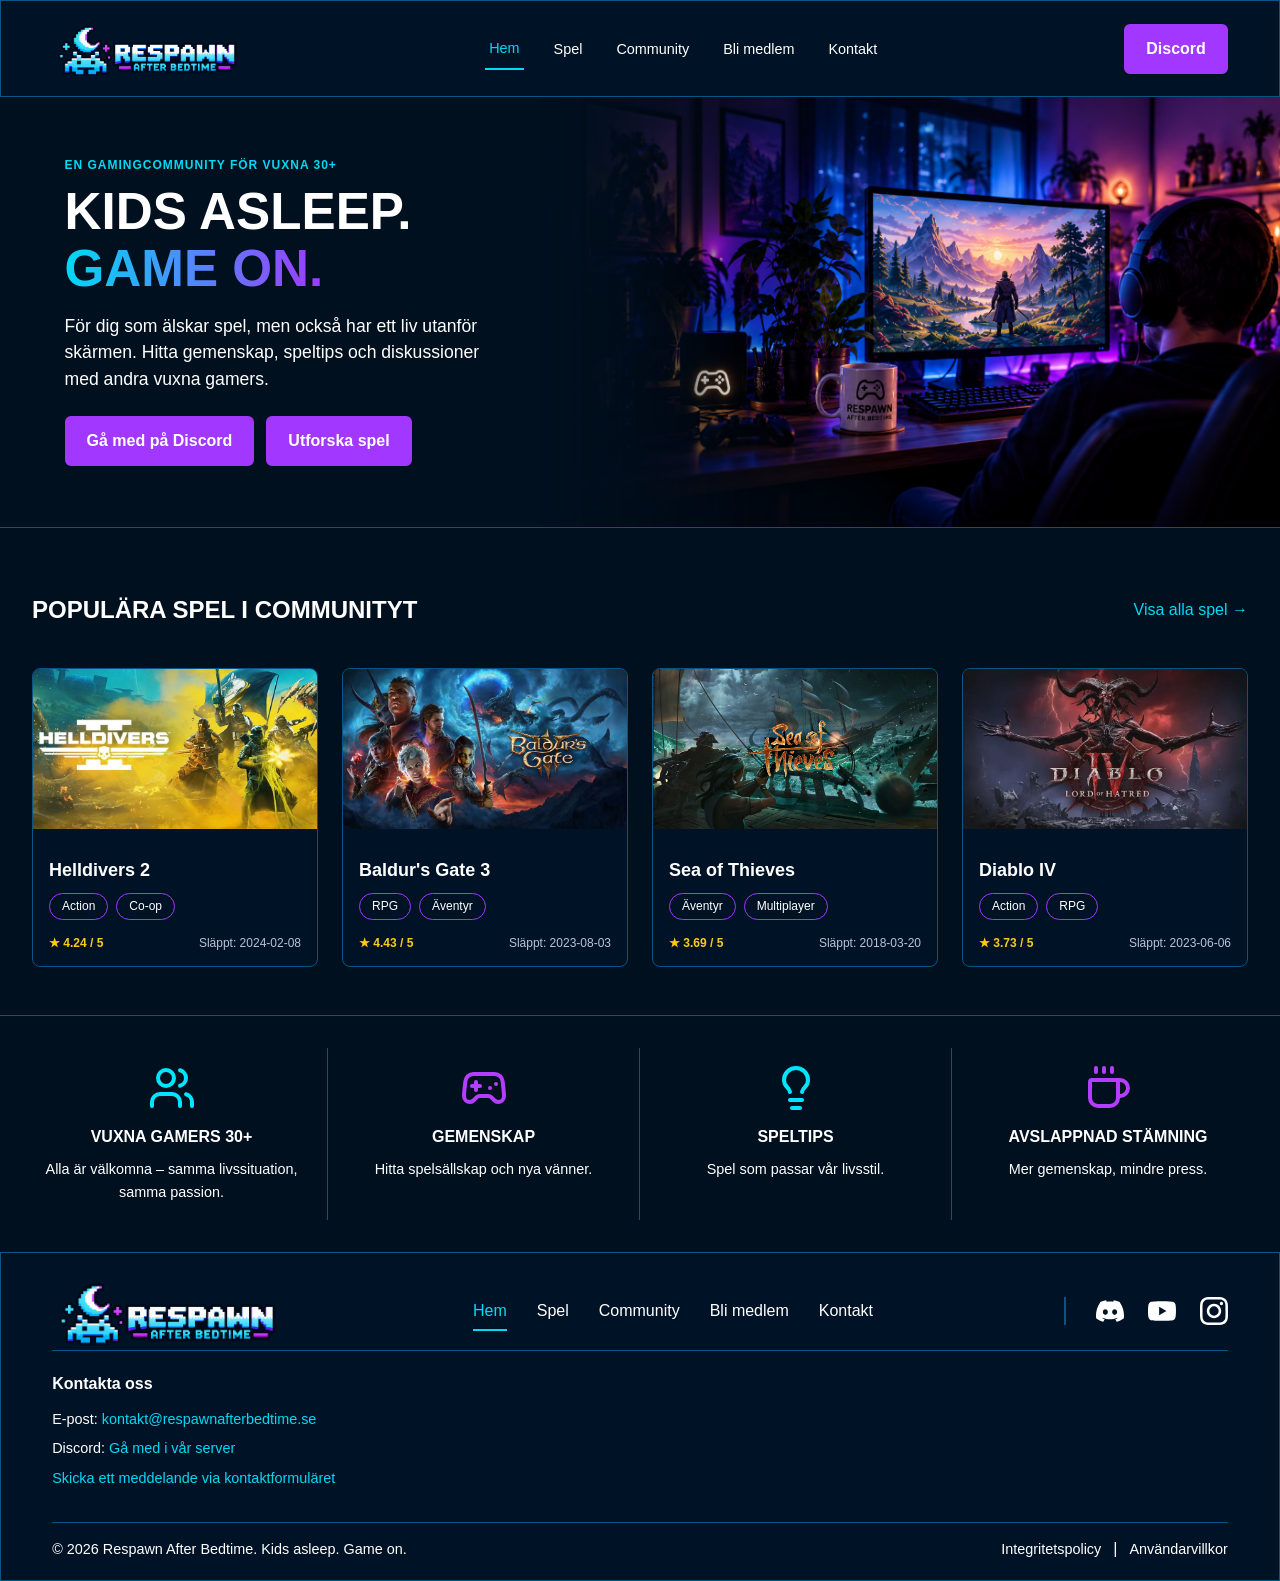
<file: index.html>
<!doctype html>
<html lang="sv">
  <head>
    <meta charset="UTF-8" />
    <meta name="viewport" content="width=device-width, initial-scale=1.0" />
    <meta
      name="description"
      content="Respawn After Bedtime – en gamingcommunity för vuxna 30+. Hitta spelkompisar, speltips och gemenskap."
    />
    <title>Hem | Respawn After Bedtime</title>
    <link rel="stylesheet" href="css/styles.css" />
    <link rel="icon" type="image/png" href="images/favicon.png" />
    <script src="js/main.js" defer></script>
    <script src="js/popular_games.js" defer></script>
  </head>
  <body>
    <header class="site-header">
      <!-- Webbplatsens logotyp -->
      <a
        href="index.html"
        class="logo"
        aria-label="Respawn After Bedtime – startsida"
      >
        <img src="images/logo.png" alt="Respawn After Bedtime" />
      </a>

      <!-- Knapp för mobilnavigation -->
      <button
        class="menu-toggle"
        type="button"
        aria-label="Öppna menyn"
        aria-expanded="false"
        aria-controls="main-nav"
      >
        <span></span>
        <span></span>
        <span></span>
      </button>

      <!-- Huvudnavigation -->
      <nav id="main-nav" aria-label="Huvudnavigation">
        <ul>
          <li><a href="index.html" aria-current="page">Hem</a></li>
          <li><a href="games.html">Spel</a></li>
          <li><a href="community.html">Community</a></li>
          <li><a href="join.html">Bli medlem</a></li>
          <li><a href="contact.html">Kontakt</a></li>
        </ul>
      </nav>

      <!-- Funktioner till höger i desktopmenyn -->
      <div class="header-actions">
        <a
          href="https://discord.gg/DmYFgaZjKV"
          class="discord-button hero-button"
          target="_blank"
          rel="noopener noreferrer"
        >
          Discord
        </a>
      </div>
    </header>

    <main>
      <!-- Hero-sektion: presenterar vår gamingcommunity -->
      <section class="hero">
        <!-- Bilden visas över texten på mobil -->
        <div class="hero-image">
          <img
            src="images/hero.png"
            alt="En vuxen gamer vid en dator i ett rum med neonbelysning"
          />
        </div>

        <!-- Hero-sektionens textinnehåll -->
        <div class="hero-content">
          <p class="hero-label">EN GAMINGCOMMUNITY FÖR VUXNA 30+</p>

          <h1>
            KIDS ASLEEP.<br />
            <span>GAME ON.</span>
          </h1>

          <p class="hero-description">
            För dig som älskar spel, men också har ett liv utanför skärmen.
            Hitta gemenskap, speltips och diskussioner med andra vuxna gamers.
          </p>

          <!-- Knappar med samma grundutseende -->
          <div class="hero-buttons">
            <a
              href="https://discord.gg/DmYFgaZjKV"
              class="hero-button"
              target="_blank"
              rel="noopener noreferrer"
            >
              Gå med på Discord
            </a>

            <a href="games.html" class="hero-button"> Utforska spel </a>
          </div>
        </div>
      </section>

      <!-- ========================================
     POPULÄRA SPEL I COMMUNITYT
======================================== -->

      <section class="popular-games" aria-labelledby="popular-games-title">
        <!-- Rubrik och länk till alla spel -->
        <div class="games-header">
          <h2 id="popular-games-title">POPULÄRA SPEL I COMMUNITYT</h2>
          <a href="games.html" class="games-link">Visa alla spel →</a>
        </div>

        <!-- Här kommer spelkorten att skapas med JavaScript -->
        <div class="games-grid" id="popular-games-list"></div>
      </section>

      <!-- ========================================
     VARFÖR RESPAWN AFTER BEDTIME?
======================================== -->

      <section
        class="community-benefits"
        aria-label="Fördelar med vårt community"
      >
        <!-- Behållare för communityts fyra fördelar -->
        <div class="benefits-grid">
          <!-- Vuxna gamers -->
          <article class="benefit-card">
            <div class="benefit-icon">
              <img src="images/users.svg" alt="" />
            </div>
            <div class="benefit-content">
              <h2>VUXNA GAMERS 30+</h2>
              <p>Alla är välkomna – samma livssituation, samma passion.</p>
            </div>
          </article>

          <!-- Gemenskap -->
          <article class="benefit-card">
            <div class="benefit-icon">
              <img src="images/gamepad.svg" alt="" />
            </div>
            <div class="benefit-content">
              <h2>GEMENSKAP</h2>
              <p>Hitta spelsällskap och nya vänner.</p>
            </div>
          </article>

          <!-- Speltips -->
          <article class="benefit-card">
            <div class="benefit-icon">
              <img src="images/lightbulb.svg" alt="" />
            </div>
            <div class="benefit-content">
              <h2>SPELTIPS</h2>
              <p>Spel som passar vår livsstil.</p>
            </div>
          </article>

          <!-- Avslappnad stämning -->
          <article class="benefit-card">
            <div class="benefit-icon">
              <img src="images/coffee.svg" alt="" />
            </div>
            <div class="benefit-content">
              <h2>AVSLAPPNAD STÄMNING</h2>
              <p>Mer gemenskap, mindre press.</p>
            </div>
          </article>
        </div>
      </section>
    </main>

    <footer class="site-footer">
      <!-- Footer för desktop och mobil -->
      <div class="footer-content">
        <!-- Övre delen med logotyp, navigation och sociala medier -->
        <div class="footer-top">
          <a href="index.html" class="footer-logo">
            <img src="images/logo.png" alt="Respawn After Bedtime" />
          </a>

          <nav class="footer-nav" aria-label="Footernavigation">
            <ul>
              <li><a href="index.html" aria-current="page">Hem</a></li>
              <li><a href="games.html">Spel</a></li>
              <li><a href="community.html">Community</a></li>
              <li><a href="join.html">Bli medlem</a></li>
              <li><a href="contact.html">Kontakt</a></li>
            </ul>
          </nav>

          <!-- Sociala medier -->
          <div class="footer-social">
            <a
              href="https://discord.gg/DmYFgaZjKV"
              aria-label="Discord"
              target="_blank"
              rel="noopener noreferrer"
            >
              <img src="images/discord.svg" alt="" />
            </a>

            <a href="https://youtube.com/" aria-label="YouTube">
              <img src="images/youtube.svg" alt="" />
            </a>

            <a href="https://instagram.com/" aria-label="Instagram">
              <img src="images/instagram.svg" alt="" />
            </a>
          </div>
        </div>

        <!-- Kontaktinformation -->
        <div class="footer-contact">
          <h2>Kontakta oss</h2>
          <p>
            E-post:
            <a href="mailto:kontakt@respawnafterbedtime.se">
              kontakt@respawnafterbedtime.se
            </a>
          </p>
          <p>
            Discord:
            <a
              href="https://discord.gg/DmYFgaZjKV"
              target="_blank"
              rel="noopener noreferrer"
            >
              Gå med i vår server
            </a>
          </p>
          <p>
            <a href="contact.html"
              >Skicka ett meddelande via kontaktformuläret</a
            >
          </p>
        </div>

        <!-- Nedre delen med copyright och juridiska länkar -->
        <div class="footer-bottom">
          <p>&copy; 2026 Respawn After Bedtime. Kids asleep. Game on.</p>

          <div class="footer-legal">
            <a href="#">Integritetspolicy</a>
            <span aria-hidden="true">|</span>
            <a href="#">Användarvillkor</a>
          </div>
        </div>
      </div>

      <!-- Mobilnavigation längst ner -->
      <nav class="footer-mobile" aria-label="Mobilnavigation">
        <ul>
          <li>
            <a href="index.html" aria-current="page">
              <img src="images/house.svg" alt="" />
              <span>Hem</span>
            </a>
          </li>

          <li>
            <a href="games.html">
              <img src="images/gamepad.svg" alt="" />
              <span>Spel</span>
            </a>
          </li>

          <li>
            <a href="community.html">
              <img src="images/users.svg" alt="" />
              <span>Community</span>
            </a>
          </li>

          <li>
            <a href="join.html">
              <img src="images/user.svg" alt="" />
              <span>Bli medlem</span>
            </a>
          </li>
        </ul>
      </nav>
    </footer>
  </body>
</html>
</file>
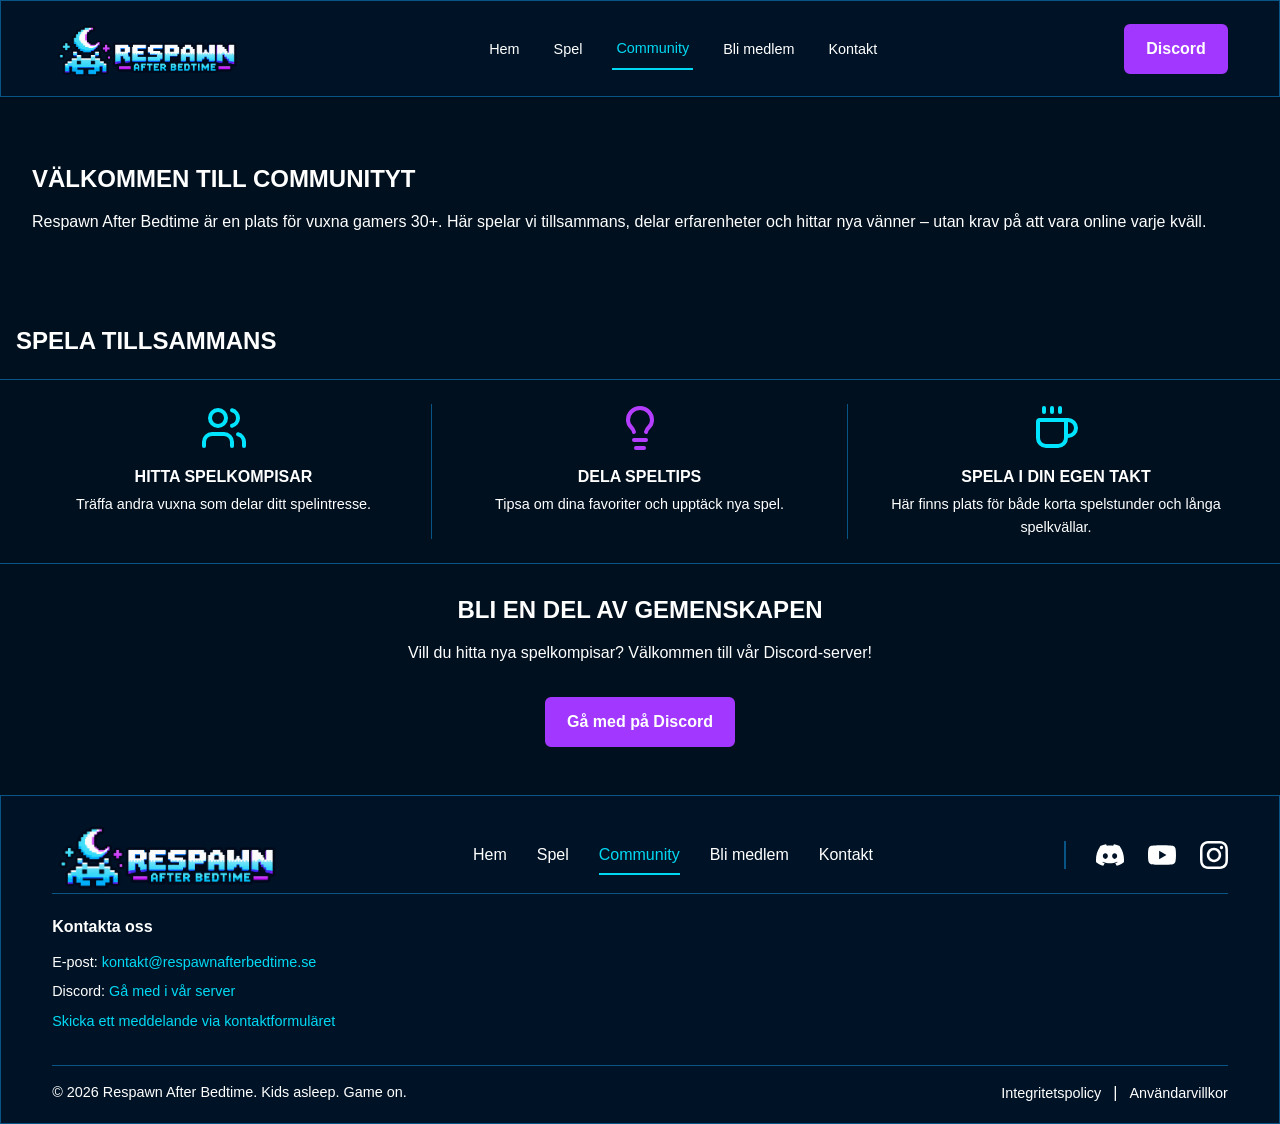
<file: community.html>
<!doctype html>
<html lang="sv">
  <head>
    <meta charset="UTF-8" />
    <meta name="viewport" content="width=device-width, initial-scale=1.0" />
    <meta
      name="description"
      content="Respawn After Bedtime är en gamingcommunity för vuxna 30+. Hitta spelkompisar, dela speltips och spela tillsammans i din egen takt."
    />
    <title>Community | Respawn After Bedtime</title>
    <link rel="stylesheet" href="css/styles.css" />
    <link rel="icon" type="image/png" href="images/favicon.png" />
    <script src="js/main.js" defer></script>
  </head>
  <body>
    <header class="site-header">
      <!-- Webbplatsens logotyp -->
      <a
        href="index.html"
        class="logo"
        aria-label="Respawn After Bedtime – startsida"
      >
        <img src="images/logo.png" alt="Respawn After Bedtime" />
      </a>

      <!-- Knapp för mobilnavigation -->
      <button
        class="menu-toggle"
        type="button"
        aria-label="Öppna menyn"
        aria-expanded="false"
        aria-controls="main-nav"
      >
        <span></span>
        <span></span>
        <span></span>
      </button>

      <!-- Huvudnavigation -->
      <nav id="main-nav" aria-label="Huvudnavigation">
        <ul>
          <li><a href="index.html">Hem</a></li>
          <li><a href="games.html">Spel</a></li>
          <li><a href="community.html" aria-current="page">Community</a></li>
          <li><a href="join.html">Bli medlem</a></li>
          <li><a href="contact.html">Kontakt</a></li>
        </ul>
      </nav>

      <!-- Funktioner till höger i desktopmenyn -->
      <div class="header-actions">
        <a
          href="https://discord.gg/DmYFgaZjKV"
          class="discord-button hero-button"
          target="_blank"
          rel="noopener noreferrer"
        >
          Discord
        </a>
      </div>
    </header>

    <main>
      <!-- ========================================
       VÄLKOMMEN TILL COMMUNITYT
  ======================================== -->

      <section class="popular-games" aria-labelledby="community-title">
        <h1 id="community-title">VÄLKOMMEN TILL COMMUNITYT</h1>

        <p>
          Respawn After Bedtime är en plats för vuxna gamers 30+. Här spelar vi
          tillsammans, delar erfarenheter och hittar nya vänner – utan krav på
          att vara online varje kväll.
        </p>
      </section>

      <!-- ========================================
       SPELA TILLSAMMANS
  ======================================== -->

      <!-- Rubrik ovanför kortsektionen -->
      <h2 class="community-section-title" id="community-benefits-title">
        SPELA TILLSAMMANS
      </h2>

      <div class="community-benefits">
        <div class="benefits-grid">
          <!-- Hitta spelkompisar -->
          <article class="benefit-card">
            <div class="benefit-icon">
              <img src="images/users.svg" alt="" />
            </div>
            <div class="benefit-content">
              <h3>HITTA SPELKOMPISAR</h3>
              <p>Träffa andra vuxna som delar ditt spelintresse.</p>
            </div>
          </article>

          <!-- Dela speltips -->
          <article class="benefit-card">
            <div class="benefit-icon">
              <img src="images/lightbulb.svg" alt="" />
            </div>
            <div class="benefit-content">
              <h3>DELA SPELTIPS</h3>
              <p>Tipsa om dina favoriter och upptäck nya spel.</p>
            </div>
          </article>

          <!-- Spela i din egen takt -->
          <article class="benefit-card">
            <div class="benefit-icon">
              <img src="images/coffee.svg" alt="" />
            </div>
            <div class="benefit-content">
              <h3>SPELA I DIN EGEN TAKT</h3>
              <p>
                Här finns plats för både korta spelstunder och långa
                spelkvällar.
              </p>
            </div>
          </article>
        </div>
      </div>

      <!-- ========================================
       BLI EN DEL AV GEMENSKAPEN
  ======================================== -->

      <section class="games-community" aria-labelledby="community-join-title">
        <h2 id="community-join-title">BLI EN DEL AV GEMENSKAPEN</h2>

        <p>
          Vill du hitta nya spelkompisar? Välkommen till vår Discord-server!
        </p>

        <a
          href="https://discord.gg/DmYFgaZjKV"
          class="hero-button"
          target="_blank"
          rel="noopener noreferrer"
        >
          Gå med på Discord
        </a>
      </section>
    </main>

    <footer class="site-footer">
      <!-- Footer för desktop och mobil -->
      <div class="footer-content">
        <!-- Övre delen med logotyp, navigation och sociala medier -->
        <div class="footer-top">
          <a href="index.html" class="footer-logo">
            <img src="images/logo.png" alt="Respawn After Bedtime" />
          </a>

          <nav class="footer-nav" aria-label="Footernavigation">
            <ul>
              <li><a href="index.html">Hem</a></li>
              <li><a href="games.html">Spel</a></li>
              <li>
                <a href="community.html" aria-current="page">Community</a>
              </li>
              <li><a href="join.html">Bli medlem</a></li>
              <li><a href="contact.html">Kontakt</a></li>
            </ul>
          </nav>

          <!-- Sociala medier -->
          <div class="footer-social">
            <a
              href="https://discord.gg/DmYFgaZjKV"
              aria-label="Discord (öppnas i ny flik)"
              target="_blank"
              rel="noopener noreferrer"
            >
              <img src="images/discord.svg" alt="" />
            </a>

            <a href="https://youtube.com/" aria-label="YouTube">
              <img src="images/youtube.svg" alt="" />
            </a>

            <a href="https://instagram.com/" aria-label="Instagram">
              <img src="images/instagram.svg" alt="" />
            </a>
          </div>
        </div>
        <!-- Kontaktinformation -->
        <div class="footer-contact">
          <h2>Kontakta oss</h2>
          <p>
            E-post:
            <a href="mailto:kontakt@respawnafterbedtime.se">
              kontakt@respawnafterbedtime.se
            </a>
          </p>
          <p>
            Discord:
            <a
              href="https://discord.gg/DmYFgaZjKV"
              target="_blank"
              rel="noopener noreferrer"
            >
              Gå med i vår server
            </a>
          </p>
          <p>
            <a href="contact.html"
              >Skicka ett meddelande via kontaktformuläret</a
            >
          </p>
        </div>
        <!-- Nedre delen med copyright och juridiska länkar -->
        <div class="footer-bottom">
          <p>&copy; 2026 Respawn After Bedtime. Kids asleep. Game on.</p>

          <div class="footer-legal">
            <a href="#">Integritetspolicy</a>
            <span aria-hidden="true">|</span>
            <a href="#">Användarvillkor</a>
          </div>
        </div>
      </div>

      <!-- Mobilnavigation längst ner -->
      <nav class="footer-mobile" aria-label="Mobilnavigation">
        <ul>
          <li>
            <a href="index.html">
              <img src="images/house.svg" alt="" />
              <span>Hem</span>
            </a>
          </li>

          <li>
            <a href="games.html">
              <img src="images/gamepad.svg" alt="" />
              <span>Spel</span>
            </a>
          </li>

          <li>
            <a href="community.html" aria-current="page">
              <img src="images/users.svg" alt="" />
              <span>Community</span>
            </a>
          </li>

          <li>
            <a href="join.html">
              <img src="images/user.svg" alt="" />
              <span>Bli medlem</span>
            </a>
          </li>
        </ul>
      </nav>
    </footer>
  </body>
</html>
</file>
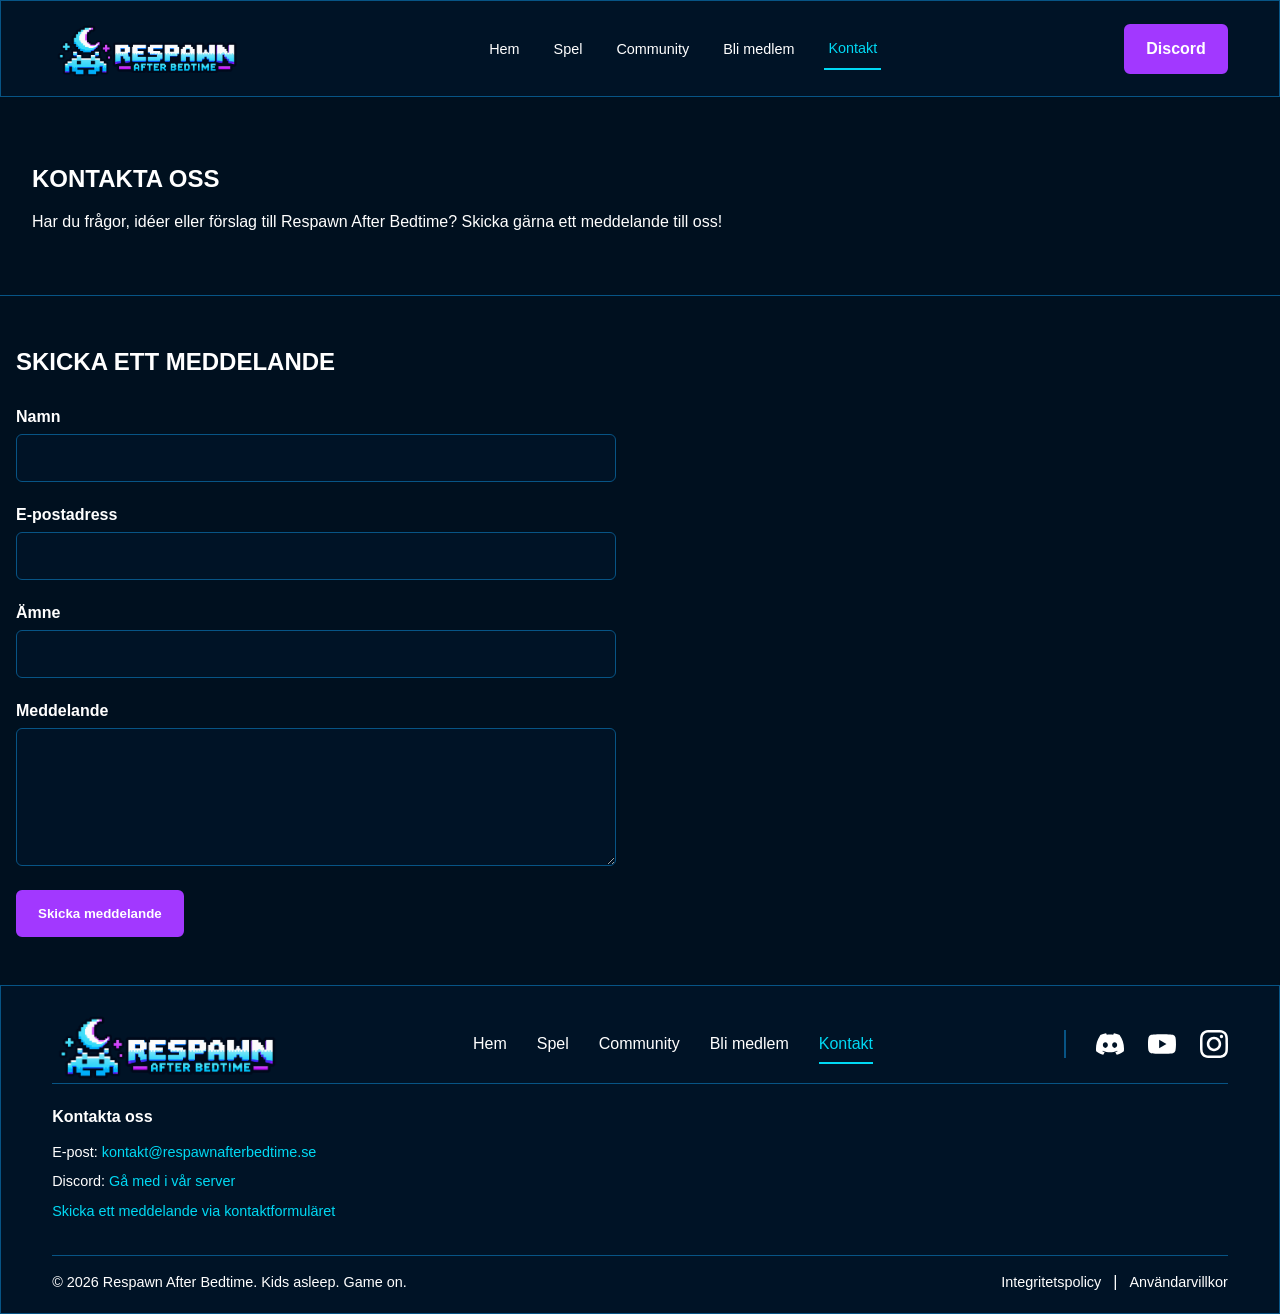
<file: contact.html>
<!doctype html>
<html lang="sv">
  <head>
    <meta charset="UTF-8" />
    <meta name="viewport" content="width=device-width, initial-scale=1.0" />
    <meta
      name="description"
      content="Kontakta Respawn After Bedtime. Skicka frågor, förslag eller feedback till vår gamingcommunity för vuxna 30+."
    />
    <title>Kontakt | Respawn After Bedtime</title>
    <link rel="stylesheet" href="css/styles.css" />
    <link rel="icon" type="image/png" href="images/favicon.png" />
    <script src="js/main.js" defer></script>
    <!-- Validering av kontaktformuläret -->
    <script src="js/contact.js" defer></script>
  </head>
  <body>
    <header class="site-header">
      <!-- Webbplatsens logotyp -->
      <a
        href="index.html"
        class="logo"
        aria-label="Respawn After Bedtime – startsida"
      >
        <img src="images/logo.png" alt="Respawn After Bedtime" />
      </a>

      <!-- Knapp för mobilnavigation -->
      <button
        class="menu-toggle"
        type="button"
        aria-label="Öppna menyn"
        aria-expanded="false"
        aria-controls="main-nav"
      >
        <span></span>
        <span></span>
        <span></span>
      </button>

      <!-- Huvudnavigation -->
      <nav id="main-nav" aria-label="Huvudnavigation">
        <ul>
          <li><a href="index.html">Hem</a></li>
          <li><a href="games.html">Spel</a></li>
          <li><a href="community.html">Community</a></li>
          <li><a href="join.html">Bli medlem</a></li>
          <li><a href="contact.html" aria-current="page">Kontakt</a></li>
        </ul>
      </nav>

      <!-- Funktioner till höger i desktopmenyn -->
      <div class="header-actions">
        <a
          href="https://discord.gg/DmYFgaZjKV"
          class="discord-button hero-button"
          target="_blank"
          rel="noopener noreferrer"
        >
          Discord
        </a>
      </div>
    </header>

    <main>
      <!-- ========================================
       KONTAKTA OSS
  ======================================== -->

      <section class="popular-games" aria-labelledby="contact-title">
        <h1 id="contact-title">KONTAKTA OSS</h1>

        <p>
          Har du frågor, idéer eller förslag till Respawn After Bedtime? Skicka
          gärna ett meddelande till oss!
        </p>
      </section>

      <!-- ========================================
       KONTAKTFORMULÄR
  ======================================== -->

      <section class="contact-section" aria-labelledby="contact-form-title">
        <h2 id="contact-form-title">SKICKA ETT MEDDELANDE</h2>

        <form id="contact-form" novalidate>
          <!-- Namn -->
          <div class="form-group">
            <label for="contact-name">Namn</label>
            <input
              type="text"
              id="contact-name"
              name="name"
              autocomplete="name"
              required
            />
          </div>

          <!-- E-postadress -->
          <div class="form-group">
            <label for="contact-email">E-postadress</label>
            <input
              type="email"
              id="contact-email"
              name="email"
              autocomplete="email"
              required
            />
          </div>

          <!-- Ämne -->
          <div class="form-group">
            <label for="contact-subject">Ämne</label>
            <input type="text" id="contact-subject" name="subject" required />
          </div>

          <!-- Meddelande -->
          <div class="form-group">
            <label for="contact-message">Meddelande</label>
            <textarea
              id="contact-message"
              name="message"
              rows="6"
              required
            ></textarea>
          </div>

          <!-- Formulärets meddelanden visas här med JavaScript -->
          <p id="form-feedback" role="status" aria-live="polite"></p>

          <!-- Skicka-knapp -->
          <button type="submit" class="hero-button">Skicka meddelande</button>
        </form>
      </section>
    </main>

    <footer class="site-footer">
      <!-- Footer för desktop och mobil -->
      <div class="footer-content">
        <!-- Övre delen med logotyp, navigation och sociala medier -->
        <div class="footer-top">
          <a href="index.html" class="footer-logo">
            <img src="images/logo.png" alt="Respawn After Bedtime" />
          </a>

          <nav class="footer-nav" aria-label="Footernavigation">
            <ul>
              <li><a href="index.html">Hem</a></li>
              <li><a href="games.html">Spel</a></li>
              <li><a href="community.html">Community</a></li>
              <li><a href="join.html">Bli medlem</a></li>
              <li><a href="contact.html" aria-current="page">Kontakt</a></li>
            </ul>
          </nav>

          <!-- Sociala medier -->
          <div class="footer-social">
            <a
              href="https://discord.gg/DmYFgaZjKV"
              aria-label="Discord (öppnas i ny flik)"
              target="_blank"
              rel="noopener noreferrer"
            >
              <img src="images/discord.svg" alt="" />
            </a>

            <a href="https://youtube.com/" aria-label="YouTube">
              <img src="images/youtube.svg" alt="" />
            </a>

            <a href="https://instagram.com/" aria-label="Instagram">
              <img src="images/instagram.svg" alt="" />
            </a>
          </div>
        </div>
        <!-- Kontaktinformation -->
        <div class="footer-contact">
          <h2>Kontakta oss</h2>
          <p>
            E-post:
            <a href="mailto:kontakt@respawnafterbedtime.se">
              kontakt@respawnafterbedtime.se
            </a>
          </p>
          <p>
            Discord:
            <a
              href="https://discord.gg/DmYFgaZjKV"
              target="_blank"
              rel="noopener noreferrer"
            >
              Gå med i vår server
            </a>
          </p>
          <p>
            <a href="contact.html"
              >Skicka ett meddelande via kontaktformuläret</a
            >
          </p>
        </div>
        <!-- Nedre delen med copyright och juridiska länkar -->
        <div class="footer-bottom">
          <p>&copy; 2026 Respawn After Bedtime. Kids asleep. Game on.</p>

          <div class="footer-legal">
            <a href="#">Integritetspolicy</a>
            <span aria-hidden="true">|</span>
            <a href="#">Användarvillkor</a>
          </div>
        </div>
      </div>

      <!-- Mobilnavigation längst ner -->
      <nav class="footer-mobile" aria-label="Mobilnavigation">
        <ul>
          <li>
            <a href="index.html">
              <img src="images/house.svg" alt="" />
              <span>Hem</span>
            </a>
          </li>

          <li>
            <a href="games.html">
              <img src="images/gamepad.svg" alt="" />
              <span>Spel</span>
            </a>
          </li>

          <li>
            <a href="community.html">
              <img src="images/users.svg" alt="" />
              <span>Community</span>
            </a>
          </li>

          <li>
            <a href="join.html">
              <img src="images/user.svg" alt="" />
              <span>Bli medlem</span>
            </a>
          </li>
        </ul>
      </nav>
    </footer>
  </body>
</html>
</file>
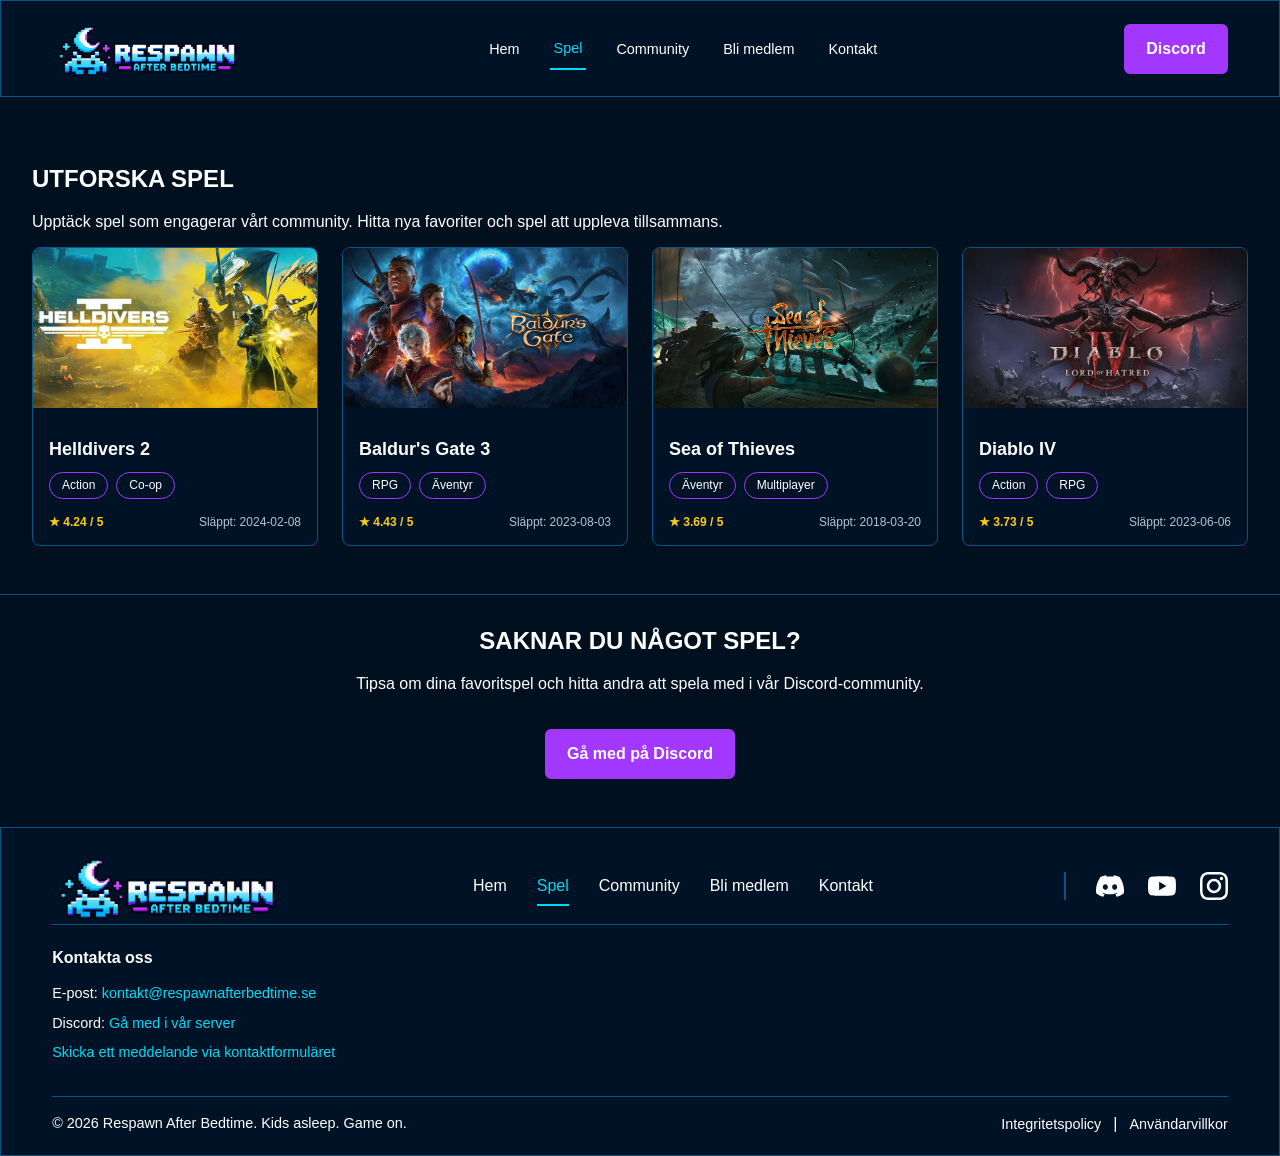
<file: games.html>
<!doctype html>
<html lang="sv">
  <head>
    <meta charset="UTF-8" />
    <meta name="viewport" content="width=device-width, initial-scale=1.0" />
    <meta
      name="description"
      content="Upptäck spel och hitta nya favoriter tillsammans med andra vuxna gamers i Respawn After Bedtime."
    />
    <title>Spel | Respawn After Bedtime</title>
    <link rel="stylesheet" href="css/styles.css" />
    <link rel="icon" type="image/png" href="images/favicon.png" />
    <script src="js/main.js" defer></script>
    <script src="js/popular_games.js" defer></script>
  </head>
  <body>
    <header class="site-header">
      <!-- Webbplatsens logotyp -->
      <a
        href="index.html"
        class="logo"
        aria-label="Respawn After Bedtime – startsida"
      >
        <img src="images/logo.png" alt="Respawn After Bedtime" />
      </a>

      <!-- Knapp för mobilnavigation -->
      <button
        class="menu-toggle"
        type="button"
        aria-label="Öppna menyn"
        aria-expanded="false"
        aria-controls="main-nav"
      >
        <span></span>
        <span></span>
        <span></span>
      </button>

      <!-- Huvudnavigation -->
      <nav id="main-nav" aria-label="Huvudnavigation">
        <ul>
          <li><a href="index.html">Hem</a></li>
          <li><a href="games.html" aria-current="page">Spel</a></li>
          <li><a href="community.html">Community</a></li>
          <li><a href="join.html">Bli medlem</a></li>
          <li><a href="contact.html">Kontakt</a></li>
        </ul>
      </nav>

      <!-- Funktioner till höger i desktopmenyn -->
      <div class="header-actions">
        <a
          href="https://discord.gg/DmYFgaZjKV"
          class="discord-button hero-button"
          target="_blank"
          rel="noopener noreferrer"
        >
          Discord
        </a>
      </div>
    </header>

    <main>
      <!-- ========================================
           SPEL
      ======================================== -->

      <section class="popular-games" aria-labelledby="games-page-title">
        <h1 id="games-page-title">UTFORSKA SPEL</h1>
        <p>
          Upptäck spel som engagerar vårt community. Hitta nya favoriter och
          spel att uppleva tillsammans.
        </p>

        <!-- Här bygger vi spelbiblioteket -->
        <div class="games-grid" id="games-list"></div>
      </section>

      <!-- ========================================
     HITTA SPELKOMPISAR
======================================== -->

      <section class="games-community" aria-labelledby="games-community-title">
        <h2 id="games-community-title">SAKNAR DU NÅGOT SPEL?</h2>

        <p>
          Tipsa om dina favoritspel och hitta andra att spela med i vår
          Discord-community.
        </p>

        <a
          href="https://discord.gg/DmYFgaZjKV"
          class="hero-button"
          target="_blank"
          rel="noopener noreferrer"
        >
          Gå med på Discord
        </a>
      </section>
    </main>

    <footer class="site-footer">
      <!-- Footer för desktop och mobil -->
      <div class="footer-content">
        <!-- Övre delen med logotyp, navigation och sociala medier -->
        <div class="footer-top">
          <a href="index.html" class="footer-logo">
            <img src="images/logo.png" alt="Respawn After Bedtime" />
          </a>

          <nav class="footer-nav" aria-label="Footernavigation">
            <ul>
              <li><a href="index.html">Hem</a></li>
              <li><a href="games.html" aria-current="page">Spel</a></li>
              <li><a href="community.html">Community</a></li>
              <li><a href="join.html">Bli medlem</a></li>
              <li><a href="contact.html">Kontakt</a></li>
            </ul>
          </nav>

          <!-- Sociala medier -->
          <div class="footer-social">
            <a
              href="https://discord.gg/DmYFgaZjKV"
              aria-label="Discord (öppnas i ny flik)"
              target="_blank"
              rel="noopener noreferrer"
            >
              <img src="images/discord.svg" alt="" />
            </a>

            <a href="https://youtube.com/" aria-label="YouTube">
              <img src="images/youtube.svg" alt="" />
            </a>

            <a href="https://instagram.com/" aria-label="Instagram">
              <img src="images/instagram.svg" alt="" />
            </a>
          </div>
        </div>
        <!-- Kontaktinformation -->
        <div class="footer-contact">
          <h2>Kontakta oss</h2>
          <p>
            E-post:
            <a href="mailto:kontakt@respawnafterbedtime.se">
              kontakt@respawnafterbedtime.se
            </a>
          </p>
          <p>
            Discord:
            <a
              href="https://discord.gg/DmYFgaZjKV"
              target="_blank"
              rel="noopener noreferrer"
            >
              Gå med i vår server
            </a>
          </p>
          <p>
            <a href="contact.html"
              >Skicka ett meddelande via kontaktformuläret</a
            >
          </p>
        </div>
        <!-- Nedre delen med copyright och juridiska länkar -->
        <div class="footer-bottom">
          <p>&copy; 2026 Respawn After Bedtime. Kids asleep. Game on.</p>

          <div class="footer-legal">
            <a href="#">Integritetspolicy</a>
            <span aria-hidden="true">|</span>
            <a href="#">Användarvillkor</a>
          </div>
        </div>
      </div>

      <!-- Mobilnavigation längst ner -->
      <nav class="footer-mobile" aria-label="Mobilnavigation">
        <ul>
          <li>
            <a href="index.html">
              <img src="images/house.svg" alt="" />
              <span>Hem</span>
            </a>
          </li>

          <li>
            <a href="games.html" aria-current="page">
              <img src="images/gamepad.svg" alt="" />
              <span>Spel</span>
            </a>
          </li>

          <li>
            <a href="community.html">
              <img src="images/users.svg" alt="" />
              <span>Community</span>
            </a>
          </li>

          <li>
            <a href="join.html">
              <img src="images/user.svg" alt="" />
              <span>Bli medlem</span>
            </a>
          </li>
        </ul>
      </nav>
    </footer>
  </body>
</html>
</file>
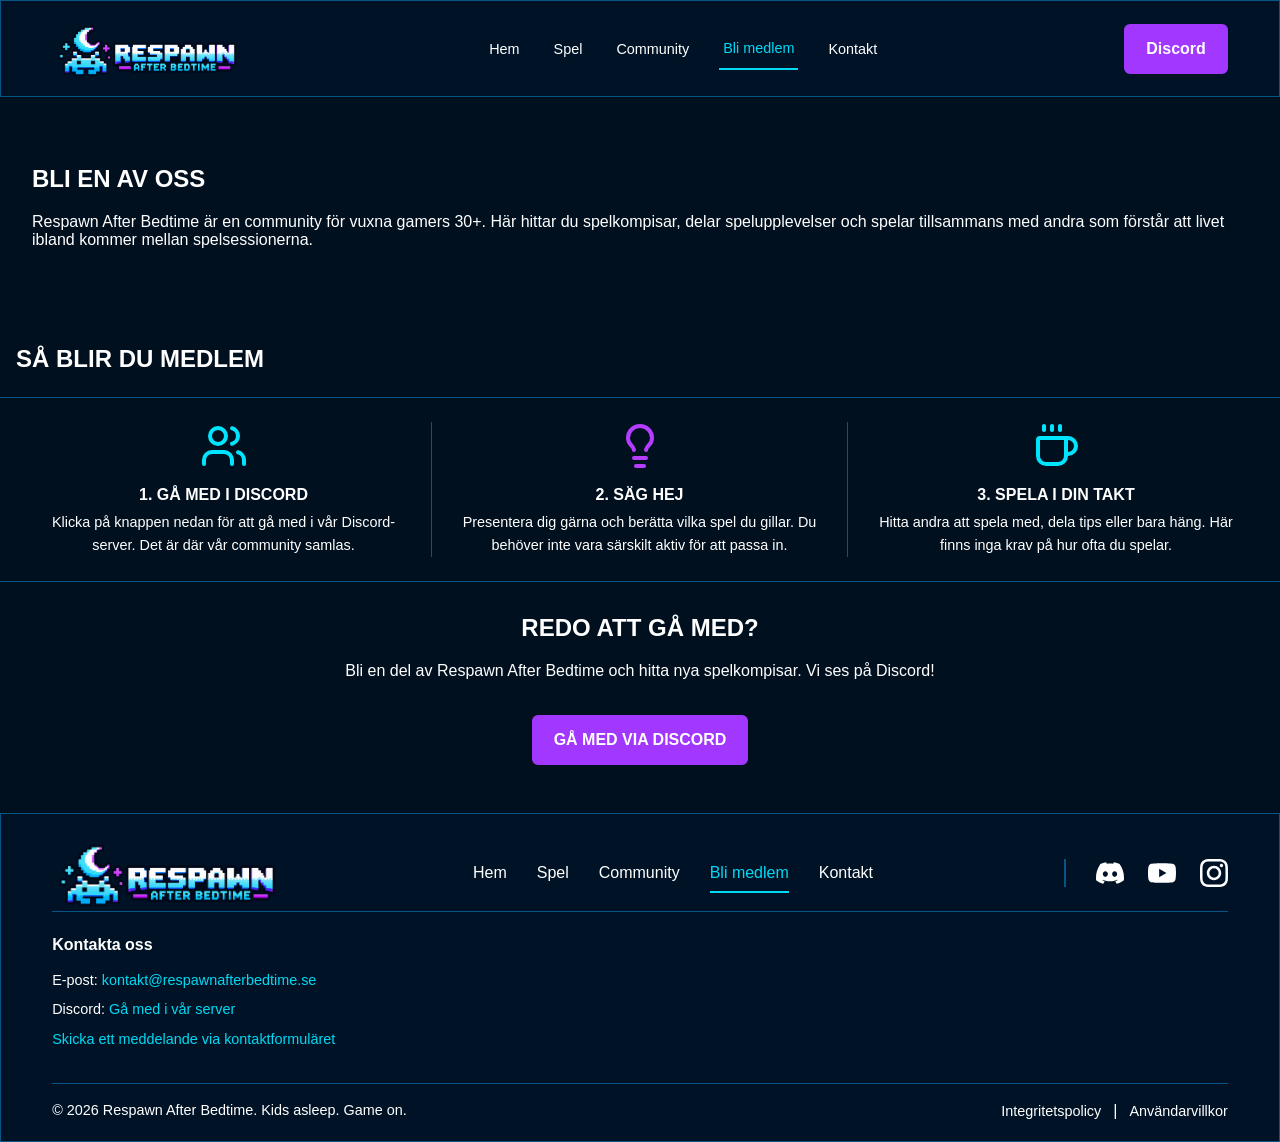
<file: join.html>
<!doctype html>
<html lang="sv">
  <head>
    <meta charset="UTF-8" />
    <meta name="viewport" content="width=device-width, initial-scale=1.0" />
    <meta
      name="description"
      content="Bli en del av Respawn After Bedtime, en gamingcommunity för vuxna 30+. Hitta spelkompisar och gå med i vår Discord-server."
    />
    <title>Bli medlem | Respawn After Bedtime</title>
    <link rel="stylesheet" href="css/styles.css" />
    <link rel="icon" type="image/png" href="images/favicon.png" />
    <script src="js/main.js" defer></script>
  </head>
  <body>
    <header class="site-header">
      <!-- Webbplatsens logotyp -->
      <a
        href="index.html"
        class="logo"
        aria-label="Respawn After Bedtime – startsida"
      >
        <img src="images/logo.png" alt="Respawn After Bedtime" />
      </a>

      <!-- Knapp för mobilnavigation -->
      <button
        class="menu-toggle"
        type="button"
        aria-label="Öppna menyn"
        aria-expanded="false"
        aria-controls="main-nav"
      >
        <span></span>
        <span></span>
        <span></span>
      </button>

      <!-- Huvudnavigation -->
      <nav id="main-nav" aria-label="Huvudnavigation">
        <ul>
          <li><a href="index.html">Hem</a></li>
          <li><a href="games.html">Spel</a></li>
          <li><a href="community.html">Community</a></li>
          <li><a href="join.html" aria-current="page">Bli medlem</a></li>
          <li><a href="contact.html">Kontakt</a></li>
        </ul>
      </nav>

      <!-- Funktioner till höger i desktopmenyn -->
      <div class="header-actions">
        <a
          href="https://discord.gg/DmYFgaZjKV"
          class="discord-button hero-button"
          target="_blank"
          rel="noopener noreferrer"
        >
          Discord
        </a>
      </div>
    </header>

    <main>
      <!-- Introduktion -->
      <section class="popular-games">
        <h1>BLI EN AV OSS</h1>
        <p>
          Respawn After Bedtime är en community för vuxna gamers 30+. Här hittar
          du spelkompisar, delar spelupplevelser och spelar tillsammans med
          andra som förstår att livet ibland kommer mellan spelsessionerna.
        </p>
      </section>

      <!-- Så blir du medlem -->
      <h2 class="community-section-title" id="join-steps-title">
        SÅ BLIR DU MEDLEM
      </h2>

      <section class="community-benefits" aria-labelledby="join-steps-title">
        <div class="benefits-grid">
          <div class="benefit-card">
            <div class="benefit-icon">
              <img src="images/users.svg" alt="" />
            </div>
            <div>
              <h3>1. GÅ MED I DISCORD</h3>
              <p>
                Klicka på knappen nedan för att gå med i vår Discord-server. Det
                är där vår community samlas.
              </p>
            </div>
          </div>

          <div class="benefit-card">
            <div class="benefit-icon">
              <img src="images/lightbulb.svg" alt="" />
            </div>
            <div>
              <h3>2. SÄG HEJ</h3>
              <p>
                Presentera dig gärna och berätta vilka spel du gillar. Du
                behöver inte vara särskilt aktiv för att passa in.
              </p>
            </div>
          </div>

          <div class="benefit-card">
            <div class="benefit-icon">
              <img src="images/coffee.svg" alt="" />
            </div>
            <div>
              <h3>3. SPELA I DIN TAKT</h3>
              <p>
                Hitta andra att spela med, dela tips eller bara häng. Här finns
                inga krav på hur ofta du spelar.
              </p>
            </div>
          </div>
        </div>
      </section>

      <!-- Discord -->
      <section class="games-community">
        <h2>REDO ATT GÅ MED?</h2>
        <p>
          Bli en del av Respawn After Bedtime och hitta nya spelkompisar. Vi ses
          på Discord!
        </p>
        <a
          href="https://discord.gg/DmYFgaZjKV"
          class="hero-button"
          target="_blank"
          rel="noopener noreferrer"
        >
          GÅ MED VIA DISCORD
        </a>
      </section>
    </main>

    <footer class="site-footer">
      <!-- Footer för desktop och mobil -->
      <div class="footer-content">
        <!-- Övre delen med logotyp, navigation och sociala medier -->
        <div class="footer-top">
          <a href="index.html" class="footer-logo">
            <img src="images/logo.png" alt="Respawn After Bedtime" />
          </a>

          <nav class="footer-nav" aria-label="Footernavigation">
            <ul>
              <li><a href="index.html">Hem</a></li>
              <li><a href="games.html">Spel</a></li>
              <li><a href="community.html">Community</a></li>
              <li><a href="join.html" aria-current="page">Bli medlem</a></li>
              <li><a href="contact.html">Kontakt</a></li>
            </ul>
          </nav>

          <!-- Sociala medier -->
          <div class="footer-social">
            <a
              href="https://discord.gg/DmYFgaZjKV"
              aria-label="Discord (öppnas i ny flik)"
              target="_blank"
              rel="noopener noreferrer"
            >
              <img src="images/discord.svg" alt="" />
            </a>

            <a href="https://youtube.com/" aria-label="YouTube">
              <img src="images/youtube.svg" alt="" />
            </a>

            <a href="https://instagram.com/" aria-label="Instagram">
              <img src="images/instagram.svg" alt="" />
            </a>
          </div>
        </div>

        <!-- Kontaktinformation -->
        <div class="footer-contact">
          <h2>Kontakta oss</h2>
          <p>
            E-post:
            <a href="mailto:kontakt@respawnafterbedtime.se">
              kontakt@respawnafterbedtime.se
            </a>
          </p>
          <p>
            Discord:
            <a
              href="https://discord.gg/DmYFgaZjKV"
              target="_blank"
              rel="noopener noreferrer"
            >
              Gå med i vår server
            </a>
          </p>
          <p>
            <a href="contact.html"
              >Skicka ett meddelande via kontaktformuläret</a
            >
          </p>
        </div>

        <!-- Nedre delen med copyright och juridiska länkar -->
        <div class="footer-bottom">
          <p>&copy; 2026 Respawn After Bedtime. Kids asleep. Game on.</p>

          <div class="footer-legal">
            <a href="#">Integritetspolicy</a>
            <span aria-hidden="true">|</span>
            <a href="#">Användarvillkor</a>
          </div>
        </div>
      </div>

      <!-- Mobilnavigation längst ner -->
      <nav class="footer-mobile" aria-label="Mobilnavigation">
        <ul>
          <li>
            <a href="index.html">
              <img src="images/house.svg" alt="" />
              <span>Hem</span>
            </a>
          </li>

          <li>
            <a href="games.html">
              <img src="images/gamepad.svg" alt="" />
              <span>Spel</span>
            </a>
          </li>

          <li>
            <a href="community.html">
              <img src="images/users.svg" alt="" />
              <span>Community</span>
            </a>
          </li>

          <li>
            <a href="join.html" aria-current="page">
              <img src="images/user.svg" alt="" />
              <span>Bli medlem</span>
            </a>
          </li>
        </ul>
      </nav>
    </footer>
  </body>
</html>
</file>
<file: css/styles.css>
/* ========================================
   GRUNDINSTÄLLNINGAR
   Mobile First
======================================== */

/* Färgvariabler för webbplatsens tema */
:root {
  --color-background: #00101f;
  --color-header: #001326;
  --color-text: #ffffff;
  --color-cyan: #00d9f4;
  --color-purple: #a238ff;
  --color-border: #075485;
}

/* Gör elementens storlek lättare att hantera */
* {
  box-sizing: border-box;
}

/* Webbplatsens grundläggande utseende */
body {
  margin: 0;
  background-color: var(--color-background);
  color: var(--color-text);
  font-family: Arial, sans-serif;
}

/* ========================================
   HEADER - MOBIL
======================================== */

/* Mobilens sidhuvud innehåller logotyp
   till vänster och menyknapp till höger */
.site-header {
  display: flex;
  align-items: center;
  justify-content: space-between;
  flex-wrap: wrap;
  gap: 12px;
  padding: 14px 6%;
  background-color: var(--color-header);
  border: 1px solid var(--color-border);
}

/* Logotypens storlek och proportioner */
.logo img {
  display: block;
  width: 160px;
  max-width: 100%;
  height: auto;
}

/* Hamburgermenyknappen */
.menu-toggle {
  display: block;
  padding: 8px;
  background: none;
  border: none;
  cursor: pointer;
}

/* De tre vita strecken i hamburgermenyn */
.menu-toggle span {
  display: block;
  width: 27px;
  height: 3px;
  margin: 5px 0;
  background-color: var(--color-text);
}

/* ========================================
   NAVIGATION - MOBIL
======================================== */

/* Navigationen är dold tills användaren
   öppnar den med hamburgermenyknappen */
#main-nav {
  display: none;
  width: 100%;
}

/* Klassen open läggs till med JavaScript */
#main-nav.open {
  display: block;
}

/* Länkarna placeras vertikalt */
#main-nav ul {
  display: flex;
  flex-direction: column;
  gap: 0;
  margin: 0;
  padding: 0;
  list-style: none;
}

/* Navigeringslänkarnas utseende */
#main-nav a {
  display: block;
  padding: 14px 8px;
  color: var(--color-text);
  text-decoration: none;
  font-size: 0.9rem;
}

/* Markerar aktiv sida och hover */
#main-nav a:hover,
#main-nav a[aria-current="page"] {
  color: var(--color-cyan);
}

/* Döljer desktopfunktionerna på mobil */
.header-actions {
  display: none;
}

/* ========================================
   TILLGÄNGLIGHET
======================================== */

/* Visar tydligt vilket element som har
   tangentbordsfokus */
.site-header a:focus-visible,
.site-header button:focus-visible {
  outline: 2px solid var(--color-cyan);
  outline-offset: 4px;
}

/* ========================================
   HERO-SEKTION - MOBIL
======================================== */

/* Hero-sektionen består av bild och text.
   På mobil placeras dessa under varandra. */
.hero {
  display: flex;
  flex-direction: column;
  background-color: var(--color-background);
  border-bottom: 1px solid var(--color-border);
}

/* Behållare för hero-bilden */
.hero-image {
  width: 100%;
}

/* Bilden fyller sin behållare utan att
   förvrängas. object-fit beskär vid behov. */
.hero-image img {
  display: block;
  width: 100%;
  height: 260px;
  object-fit: cover;
  object-position: center;
}

/* Textinnehållet placeras under bilden */
.hero-content {
  padding: 24px 6% 36px;
}

/* Liten introduktionstext ovanför rubriken */
.hero-label {
  margin: 0 0 12px;
  color: var(--color-cyan);
  font-size: 0.75rem;
  font-weight: bold;
  letter-spacing: 1px;
}

/* Hero-sektionens huvudrubrik */
.hero h1 {
  margin: 0 0 16px;
  color: var(--color-text);
  font-size: 2.3rem;
  font-weight: 800;
  line-height: 1.1;
}

/* Färgövergång från cyan till lila */
.hero h1 span {
  background: linear-gradient(to right, var(--color-cyan), var(--color-purple));

  background-clip: text;
  -webkit-background-clip: text;
  color: transparent;
}

/* Beskrivande text */
.hero-description {
  margin: 0 0 24px;
  font-size: 1rem;
  line-height: 1.5;
}

/* Knapparna placeras vertikalt på mobil */
.hero-buttons {
  display: flex;
  flex-direction: column;
  gap: 12px;
}

/* Gemensamt grundutseende för båda knapparna */
.hero-button {
  display: inline-block;
  padding: 14px 20px;
  background-color: var(--color-purple);
  border: 2px solid var(--color-purple);
  border-radius: 6px;
  color: var(--color-text);
  font-weight: bold;
  text-align: center;
  text-decoration: none;
  transition:
    background-color 0.2s ease,
    border-color 0.2s ease;
}

/* Mouseover: knappen får transparent bakgrund
   och en cyanblå kant */
.hero-button:hover {
  background-color: transparent;
  border-color: var(--color-cyan);
}

/* Tydlig markering för tangentbordsanvändare */
.hero-button:focus-visible {
  outline: 2px solid var(--color-cyan);
  outline-offset: 4px;
}

/* ========================================
   FOOTER - MOBIL
======================================== */

.site-footer {
  background-color: var(--color-header);
  border: 1px solid var(--color-border);
}

.footer-content {
  padding: 30px 6%;
}

.footer-top {
  display: flex;
  flex-direction: column;
  align-items: center;
  gap: 24px;
}

.footer-logo img {
  display: block;
  width: 180px;
  height: auto;
}

.footer-nav {
  display: none;
}

.footer-social {
  display: flex;
  align-items: center;
  justify-content: center;
  gap: 30px;
}

.footer-social a {
  display: flex;
  align-items: center;
  justify-content: center;
}

.footer-social img {
  display: block;
  width: 28px;
  height: 28px;
}

/* ========================================
   KONTAKTINFORMATION I FOOTERN
======================================== */

/* Kontaktuppgifter och länkar */
.footer-contact {
  padding: 1.5rem 0 1.5rem;
  font-style: normal;
  border-top: 1px solid var(--color-border);
}

.footer-contact h2 {
  margin: 0 0 1rem;
  font-size: 1rem;
}

.footer-contact p {
  margin: 0 0 0.5rem;
  font-size: 0.9rem;
  line-height: 1.5;
}

.footer-contact a {
  color: var(--color-cyan);
  text-decoration: none;
}

.footer-contact a:hover {
  text-decoration: underline;
}

.footer-contact a:focus-visible {
  outline: 2px solid var(--color-cyan);
  outline-offset: 3px;
}

.footer-bottom {
  display: flex;
  flex-direction: column;
  align-items: center;
  gap: 14px;
  margin-top: 0;
  padding-top: 20px;
  border-top: 1px solid var(--color-border);
  text-align: center;
}

.footer-bottom p {
  margin: 0;
  font-size: 0.85rem;
  line-height: 1.5;
}

.footer-legal {
  display: flex;
  align-items: center;
  justify-content: center;
  gap: 12px;
}

.footer-legal a {
  color: var(--color-text);
  font-size: 0.8rem;
  text-decoration: none;
}

.footer-legal a:hover {
  color: var(--color-cyan);
}

.footer-mobile {
  position: fixed;
  bottom: 0;
  left: 0;
  width: 100%;
  background-color: var(--color-header);
  border-top: 1px solid var(--color-border);
  z-index: 100;
}

.footer-mobile ul {
  display: grid;
  grid-template-columns: repeat(4, 1fr);
  margin: 0;
  padding: 12px 4px;
  list-style: none;
}

.footer-mobile a {
  display: flex;
  flex-direction: column;
  align-items: center;
  gap: 5px;
  color: var(--color-text);
  font-size: 0.75rem;
  text-decoration: none;
}

.footer-mobile img {
  display: block;
  width: 24px;
  height: 24px;
}

/* Gör footerikonerna vita */
.footer-social img,
.footer-mobile img {
  filter: brightness(0) invert(1);
}

/* Ändrar ikonernas färg vid hover */
.footer-social a:hover img,
.footer-mobile a:hover img {
  filter: brightness(0) saturate(100%) invert(75%) sepia(77%) saturate(2500%)
    hue-rotate(145deg);
}

/* Markerar ikonen för den aktiva sidan */
.footer-mobile a[aria-current="page"] img {
  filter: brightness(0) saturate(100%) invert(75%) sepia(77%) saturate(2500%)
    hue-rotate(145deg);
}

.footer-mobile a[aria-current="page"],
.footer-mobile a:hover {
  color: var(--color-cyan);
}

/* Ger plats åt den fasta mobilnavigationen */
body {
  padding-bottom: 75px;
}

/* Spelkortets grundutseende */
.game-card {
  background-color: var(--color-header);
  border: 1px solid var(--color-border);
  border-radius: 8px;
  overflow: hidden;
}

/* Spelbilden fyller kortets bredd */
.game-card-image {
  display: block;
  width: 100%;
  aspect-ratio: 16 / 9;
  object-fit: cover;
}

/* Innehållet under spelbilden */
.game-card-content {
  padding: 1rem;
}

/* Spelets titel */
.game-card-content h2 {
  color: var(--color-text);
  font-size: 1.125rem;
  margin-bottom: 0.75rem;
}

/* Behållare för genreetiketterna */
.game-card-genres {
  display: flex;
  flex-wrap: wrap;
  gap: 0.5rem;
}

/* Genreetiketternas grundutseende */
.genre-button {
  background-color: transparent;
  color: var(--color-text);
  border: 1px solid var(--color-purple);
  border-radius: 20px;
  padding: 0.35rem 0.75rem;
  font-size: 0.75rem;
  cursor: pointer;
}

/* ========================================
   POPULÄRA SPEL I COMMUNITYT
======================================== */

/* Sektionens grundutseende för mobil */
.popular-games {
  padding: 2rem 1rem;
  background-color: var(--color-background);
}

/* Rubrik och länk till alla spel */
.games-header {
  display: flex;
  flex-direction: column;
  align-items: flex-start;
  gap: 0.75rem;
  margin-bottom: 1.5rem;
}

/* Sektionens rubrik */
.games-header h2 {
  color: var(--color-text);
  font-size: 1.5rem;
  text-transform: uppercase;
}

/* Länk till sidan med alla spel */
.games-link,
.games-link:visited {
  color: var(--color-cyan);
  text-decoration: none;
}

/* Behållare för spelkorten */
.games-grid {
  display: grid;
  grid-template-columns: 1fr;
  gap: 1rem;
}

/* ========================================
   SPELKORT - BETYG OCH RELEASEDATUM
======================================== */

/* Behållare för betyg och releasedatum */
.game-card-info {
  display: flex;
  flex-wrap: wrap;
  justify-content: space-between;
  align-items: center;
  gap: 0.5rem;
  margin-top: 1rem;
  font-size: 0.75rem;
}

/* Spelets betyg från RAWG */
.game-card-rating {
  color: #facc15;
  font-weight: 600;
}

/* Spelets releasedatum */
.game-card-release {
  color: #b6c4d5;
}

/* Gör hela spelkortet klickbart och tar bort länkens standardutseende */
.game-card-link {
  display: block;
  height: 100%;
  color: inherit;
  text-decoration: none;
  cursor: pointer;
}

/* Markerar spelkortet vid tangentbordsfokus */
.game-card-link:focus-visible {
  outline: 2px solid var(--color-cyan);
  outline-offset: -3px;
}

/* Markerar spelkortet när muspekaren förs över det */
.game-card:hover {
  border-color: var(--color-cyan);
}

/* ========================================
   VARFÖR RESPAWN AFTER BEDTIME?
======================================== */

/* Rubrik ovanför Community-sidans kortsektion */
.community-section-title {
  margin: 0;
  padding: 2rem 1rem 1.5rem;
  font-size: 1.5rem;
}

/* Sektionen med communityts fördelar */
.community-benefits {
  padding: 2rem 1rem;
  border-top: 1px solid var(--color-border);
}

/* Fördelarna visas under varandra på mobil */
.benefits-grid {
  display: grid;
  grid-template-columns: 1fr;
  gap: 2rem;
}

/* Ikon till vänster och text till höger */
.benefit-card {
  display: grid;
  grid-template-columns: 50px 1fr;
  column-gap: 1rem;
  align-items: center;
}

/* Ikonernas storlek */
.benefit-icon img {
  display: block;
  width: 40px;
  height: 40px;
}

/* Cyan ikoner för första och tredje kortet */
.benefit-card:nth-child(odd) .benefit-icon img {
  filter: brightness(0) saturate(100%) invert(65%) sepia(92%) saturate(1630%)
    hue-rotate(140deg) brightness(103%) contrast(105%);
}

/* Lila ikoner för andra och fjärde kortet */
.benefit-card:nth-child(even) .benefit-icon img {
  filter: brightness(0) saturate(100%) invert(32%) sepia(94%) saturate(3700%)
    hue-rotate(260deg) brightness(105%) contrast(105%);
}

/* Rubriker */
.benefit-card h2,
.benefit-card h3 {
  font-size: 1rem;
  margin: 0 0 0.4rem;
}

/* Beskrivningar */
.benefit-card p {
  font-size: 0.9rem;
  line-height: 1.5;
  margin: 0;
}

/* ========================================
   DISCORD-SEKTION PÅ SPELSIDAN
======================================== */

/* Sektionen för att hitta spelkompisar */
.games-community {
  padding: 2rem 1rem 3rem;
  text-align: center;
  border-top: 1px solid var(--color-border);
}

/* Rubrik och beskrivning */
.games-community h2 {
  margin: 0 0 1rem;
}

.games-community p {
  margin: 0 0 2rem;
  line-height: 1.6;
}

/* ========================================
   KONTAKTFORMULÄR - MOBIL
======================================== */

/* Sektionen med kontaktformuläret */
.contact-section {
  padding: 2rem 1rem 3rem;
  border-top: 1px solid var(--color-border);
}

/* Begränsar formulärets bredd för bättre läsbarhet */
.contact-section form {
  max-width: 600px;
  margin: 2rem 0 0;
}

/* Varje fält får en egen rad */
.form-group {
  display: flex;
  flex-direction: column;
  gap: 0.5rem;
  margin-bottom: 1.5rem;
}

/* Etiketter ovanför formulärfälten */
.form-group label {
  font-weight: bold;
}

/* Formulärfältens utseende */
.form-group input,
.form-group textarea {
  width: 100%;
  padding: 0.875rem 1rem;
  background-color: var(--color-header);
  color: var(--color-text);
  border: 1px solid var(--color-border);
  border-radius: 6px;
  font: inherit;
}

/* Markerar aktivt fält */
.form-group input:focus-visible,
.form-group textarea:focus-visible {
  outline: 2px solid var(--color-cyan);
  outline-offset: 2px;
}

/* Markerar felaktigt ifyllda formulärfält */
.form-group input.input-error,
.form-group textarea.input-error {
  border-color: #ff6b6b;
}

/* Tydlig fokusmarkering även på felaktiga fält */
.form-group input.input-error:focus,
.form-group textarea.input-error:focus {
  outline: 2px solid #ff6b6b;
  outline-offset: 2px;
}

/* Meddelandefältet kan ändras i höjdled */
.form-group textarea {
  resize: vertical;
}

/* Plats för felmeddelanden och återkoppling */
#form-feedback {
  margin: 0 0 1.5rem;
}

#form-feedback:empty {
  display: none;
}

/* Skicka-knappen */
.contact-section button[type="submit"] {
  cursor: pointer;
}

/* ========================================
   DESKTOP
   Från 769 pixlars skärmbredd
======================================== */

@media (min-width: 769px) {
  /* Sidhuvudets innehåll placeras på en rad */
  .site-header {
    flex-wrap: nowrap;
    gap: 24px;
    padding: 16px 4%;
  }

  /* Större logotyp på desktop */
  .logo img {
    width: 190px;
  }

  /* Hamburgermenyknappen döljs */
  .menu-toggle {
    display: none;
  }

  /* Huvudnavigationen visas alltid */
  #main-nav,
  #main-nav.open {
    display: block;
    width: auto;
  }

  /* Navigeringslänkarna placeras horisontellt */
  #main-nav ul {
    flex-direction: row;
    align-items: center;
    gap: 26px;
  }

  /* Anpassar länkarna till desktop */
  #main-nav a {
    padding: 12px 4px;
    white-space: nowrap;
  }

  /* Understrykning för aktiv sida */
  #main-nav a[aria-current="page"] {
    border-bottom: 2px solid var(--color-cyan);
  }

  /* Visar sökikon och Discord-knapp */
  .header-actions {
    display: flex;
    align-items: center;
    gap: 18px;
  }

  /* Discord-knappen  */
  .discord-button {
    white-space: nowrap;
    border: 2px solid var(--color-purple);
  }

  .discord-button:hover {
    background-color: transparent;
    border-color: var(--color-cyan);
  }

  /* ========================================
   HERO-SEKTION - DESKTOP
======================================== */

  /* Bild och text placeras bredvid varandra */
  .hero {
    display: grid;
    grid-template-columns: 42% 58%;
    align-items: center;
    min-height: 430px;
  }

  /* Bilden placeras i den högra kolumnen */
  .hero-image {
    grid-column: 2;
    grid-row: 1;
    height: 100%;

    -webkit-mask-image: linear-gradient(to right, transparent 0%, black 30%);

    mask-image: linear-gradient(to right, transparent 0%, black 30%);
  }

  /* Bilden fyller hela sin kolumn */
  .hero-image img {
    width: 100%;
    height: 100%;
    min-height: 430px;
    object-fit: cover;
    object-position: center;
  }

  /* Texten placeras i den vänstra kolumnen */
  .hero-content {
    grid-column: 1;
    grid-row: 1;
    padding: 40px 6% 40px 12%;
  }

  /* Större huvudrubrik på desktop */
  .hero h1 {
    font-size: clamp(2.5rem, 4vw, 4rem);
  }

  /* Anpassar textens läsbredd */
  .hero-description {
    max-width: 420px;
    font-size: 1.1rem;
  }

  /* Knapparna placeras bredvid varandra */
  .hero-buttons {
    flex-direction: row;
    flex-wrap: wrap;
  }

  /* ========================================
   FOOTER - DESKTOP
======================================== */

  .site-footer {
    padding: 0 4%;
  }

  .footer-content {
    padding: 20px 0;
  }

  .footer-top {
    flex-direction: row;
    justify-content: space-between;
    gap: 30px;
  }

  .footer-logo img {
    width: 230px;
  }

  .footer-nav {
    display: block;
  }

  .footer-nav ul {
    display: flex;
    align-items: center;
    gap: 30px;
    margin: 0;
    padding: 0;
    list-style: none;
  }

  .footer-nav a {
    color: var(--color-text);
    text-decoration: none;
  }

  /* Markerar aktiv sida och hover i footern */
  .footer-nav a:hover,
  .footer-nav a[aria-current="page"] {
    color: var(--color-cyan);
  }

  /* Understrykning för aktiv sida i footern */
  .footer-nav a[aria-current="page"] {
    border-bottom: 2px solid var(--color-cyan);
    padding-bottom: 10px;
  }

  .footer-social {
    gap: 24px;
    padding-left: 30px;
    border-left: 2px solid var(--color-border);
  }

  .footer-bottom {
    flex-direction: row;
    justify-content: space-between;
    margin-top: 0;
    padding-top: 16px;
    text-align: left;
  }

  .footer-bottom p {
    font-size: 0.9rem;
  }

  .footer-legal a {
    font-size: 0.9rem;
  }

  .footer-mobile {
    display: none;
  }

  body {
    padding-bottom: 0;
  }

  /* ========================================
   POPULÄRA SPEL I COMMUNITYT - DESKTOP
======================================== */

  /* Anpassar sektionens avstånd för större skärmar */
  .popular-games {
    padding: 3rem 2rem;
  }

  /* Placerar rubriken till vänster och länken till höger */
  .games-header {
    flex-direction: row;
    justify-content: space-between;
    align-items: center;
  }

  /* Visar fyra spelkort bredvid varandra */
  .games-grid {
    grid-template-columns: repeat(4, minmax(0, 1fr));
    gap: 1.5rem;
  }

  /* ========================================
   COMMUNITYFÖRDELAR - DESKTOP
======================================== */

  /* Fyra kolumner bredvid varandra */
  .benefits-grid {
    grid-template-columns: repeat(4, minmax(0, 1fr));
    gap: 0;
  }

  /* ========================================
   COMMUNITY-SIDA – TRE KOLUMNER
======================================== */

  /* Tre kolumner endast på Community-sidan */
  .community-section-title + .community-benefits .benefits-grid {
    grid-template-columns: repeat(3, minmax(0, 1fr));
  }

  /* Jämnt avstånd mellan korten och sektionens kanter */
  .community-section-title + .community-benefits {
    padding-top: 1.5rem;
    padding-bottom: 1.5rem;
  }

  /* Samma avstånd ovanför och under kortens innehåll */
  .community-section-title + .community-benefits .benefit-card {
    padding-top: 0;
    padding-bottom: 0;
  }

  /* Ikonen placeras ovanför texten */
  .benefit-card {
    display: flex;
    flex-direction: column;
    align-items: center;
    justify-content: flex-start;
    text-align: center;
    padding: 1rem 1.5rem;
  }

  /* Avdelare mellan korten */
  .benefit-card:not(:last-child) {
    border-right: 1px solid var(--color-border);
  }

  /* Ikoner */
  .benefit-icon img {
    width: 48px;
    height: 48px;
    margin-bottom: 1rem;
  }

  /* Rubriker */
  .benefit-card h2 {
    margin-bottom: 0.75rem;
  }

  /* Beskrivningar */
  .benefit-card p {
    line-height: 1.6;
  }
}
</file>
